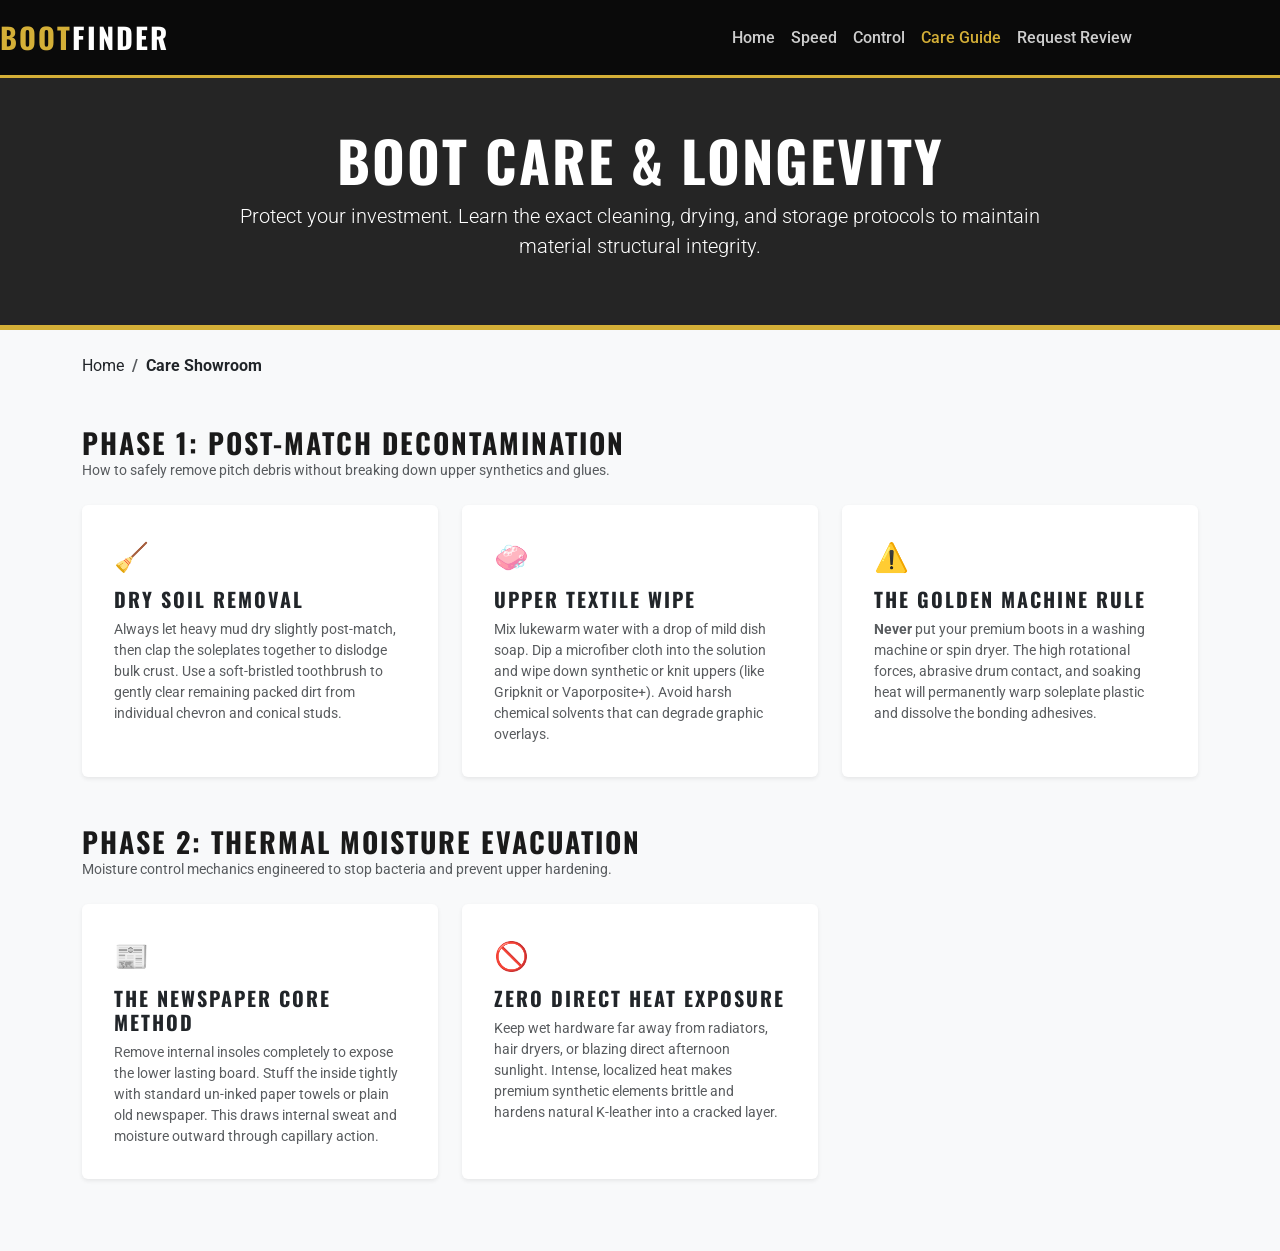
<file: care.html>
<!DOCTYPE html>
<html lang="en">
<head>
    <meta charset="UTF-8">
    <meta name="viewport" content="width=device-width, initial-scale=1.0">
    <meta name="description" content="A comprehensive engineering and maintenance care guide for premium football boots.">
    <title>Care Guide | Boot Finder</title>
    <link href="https://cdn.jsdelivr.net/npm/bootstrap@5.3.0/dist/css/bootstrap.min.css" rel="stylesheet">
    <link href="https://fonts.googleapis.com/css2?family=Oswald:wght@500;700&family=Roboto:wght@300;400;700&display=swap" rel="stylesheet">
    <link rel="stylesheet" href="style.css">
</head>
<body>

    <nav class="navbar navbar-expand-lg navbar-dark sticky-top">
        <ol class="container list-unstyled d-flex justify-content-between align-items-center m-0 p-0 w-100">
            <li><a class="navbar-brand m-0" href="index.html"><span class="brand-accent">BOOT</span>FINDER</a></li>
            <li><button class="navbar-toggler" type="button" data-bs-toggle="collapse" data-bs-target="#navContent"><span class="navbar-toggler-icon"></span></button></li>
            <li class="collapse navbar-collapse text-end" id="navContent">
                <ul class="navbar-nav ms-auto mb-2 mb-lg-0">
                    <li class="nav-item"><a class="nav-link" href="index.html">Home</a></li>
                    <li class="nav-item"><a class="nav-link" href="speed.html">Speed</a></li>
                    <li class="nav-item"><a class="nav-link" href="control.html">Control</a></li>
                    <li class="nav-item"><a class="nav-link active" href="care.html">Care Guide</a></li>
                    <li class="nav-item"><a class="nav-link" href="feedback.html">Request Review</a></li>
                </ul>
            </li>
        </ol>
    </nav>

    <header class="category-header text-center py-5 mb-4">
        <section class="container">
            <h1 class="display-4 fw-bold text-uppercase tracking-wider">Boot Care & Longevity</h1>
            <p class="lead w-75 mx-auto mt-2">Protect your investment. Learn the exact cleaning, drying, and storage protocols to maintain material structural integrity.</p>
        </section>
    </header>

    <nav class="container mb-4" aria-label="breadcrumb">
        <ol class="breadcrumb bg-transparent m-0 p-0">
            <li class="breadcrumb-item"><a href="index.html" class="text-dark text-decoration-none">Home</a></li>
            <li class="breadcrumb-item active fw-bold text-dark" aria-current="page">Care Showroom</li>
        </ol>
    </nav>

    <main class="container py-4">

        <section class="brand-section mb-5">
            <header class="mb-4">
                <h2 class="fw-bold h3 text-uppercase m-0">Phase 1: Post-Match Decontamination</h2>
                <p class="text-muted small">How to safely remove pitch debris without breaking down upper synthetics and glues.</p>
            </header>
            <section class="row g-4">
                <article class="col-md-6 col-lg-4">
                    <div class="card shadow-sm h-100 border-0 p-3">
                        <div class="card-body">
                            <span class="fs-3 mb-2 d-block">🧹</span>
                            <h3 class="h5 fw-bold mb-2">Dry Soil Removal</h3>
                            <p class="text-muted small mb-0">Always let heavy mud dry slightly post-match, then clap the soleplates together to dislodge bulk crust. Use a soft-bristled toothbrush to gently clear remaining packed dirt from individual chevron and conical studs.</p>
                        </div>
                    </div>
                </article>
                <article class="col-md-6 col-lg-4">
                    <div class="card shadow-sm h-100 border-0 p-3">
                        <div class="card-body">
                            <span class="fs-3 mb-2 d-block">🧼</span>
                            <h3 class="h5 fw-bold mb-2">Upper Textile Wipe</h3>
                            <p class="text-muted small mb-0">Mix lukewarm water with a drop of mild dish soap. Dip a microfiber cloth into the solution and wipe down synthetic or knit uppers (like Gripknit or Vaporposite+). Avoid harsh chemical solvents that can degrade graphic overlays.</p>
                        </div>
                    </div>
                </article>
                <article class="col-md-6 col-lg-4">
                    <div class="card shadow-sm h-100 border-0 p-3">
                        <div class="card-body">
                            <span class="fs-3 mb-2 d-block">⚠️</span>
                            <h3 class="h5 fw-bold mb-2">The Golden Machine Rule</h3>
                            <p class="text-muted small mb-0"><strong>Never</strong> put your premium boots in a washing machine or spin dryer. The high rotational forces, abrasive drum contact, and soaking heat will permanently warp soleplate plastic and dissolve the bonding adhesives.</p>
                        </div>
                    </div>
                </article>
            </section>
        </section>

        <section class="brand-section mb-5">
            <header class="mb-4">
                <h2 class="fw-bold h3 text-uppercase m-0">Phase 2: Thermal Moisture Evacuation</h2>
                <p class="text-muted small">Moisture control mechanics engineered to stop bacteria and prevent upper hardening.</p>
            </header>
            <section class="row g-4">
                <article class="col-md-6 col-lg-4">
                    <div class="card shadow-sm h-100 border-0 p-3">
                        <div class="card-body">
                            <span class="fs-3 mb-2 d-block">📰</span>
                            <h3 class="h5 fw-bold mb-2">The Newspaper Core Method</h3>
                            <p class="text-muted small mb-0">Remove internal insoles completely to expose the lower lasting board. Stuff the inside tightly with standard un-inked paper towels or plain old newspaper. This draws internal sweat and moisture outward through capillary action.</p>
                        </div>
                    </div>
                </article>
                <article class="col-md-6 col-lg-4">
                    <div class="card shadow-sm h-100 border-0 p-3">
                        <div class="card-body">
                            <span class="fs-3 mb-2 d-block">🚫</span>
                            <h3 class="h5 fw-bold mb-2">Zero Direct Heat Exposure</h3>
                            <p class="text-muted small mb-0">Keep wet hardware far away from radiators, hair dryers, or blazing direct afternoon sunlight. Intense, localized heat makes premium synthetic elements brittle and hardens natural K-leather into a cracked layer.</p>
                        </div>
                    </div>
                </article
</file>
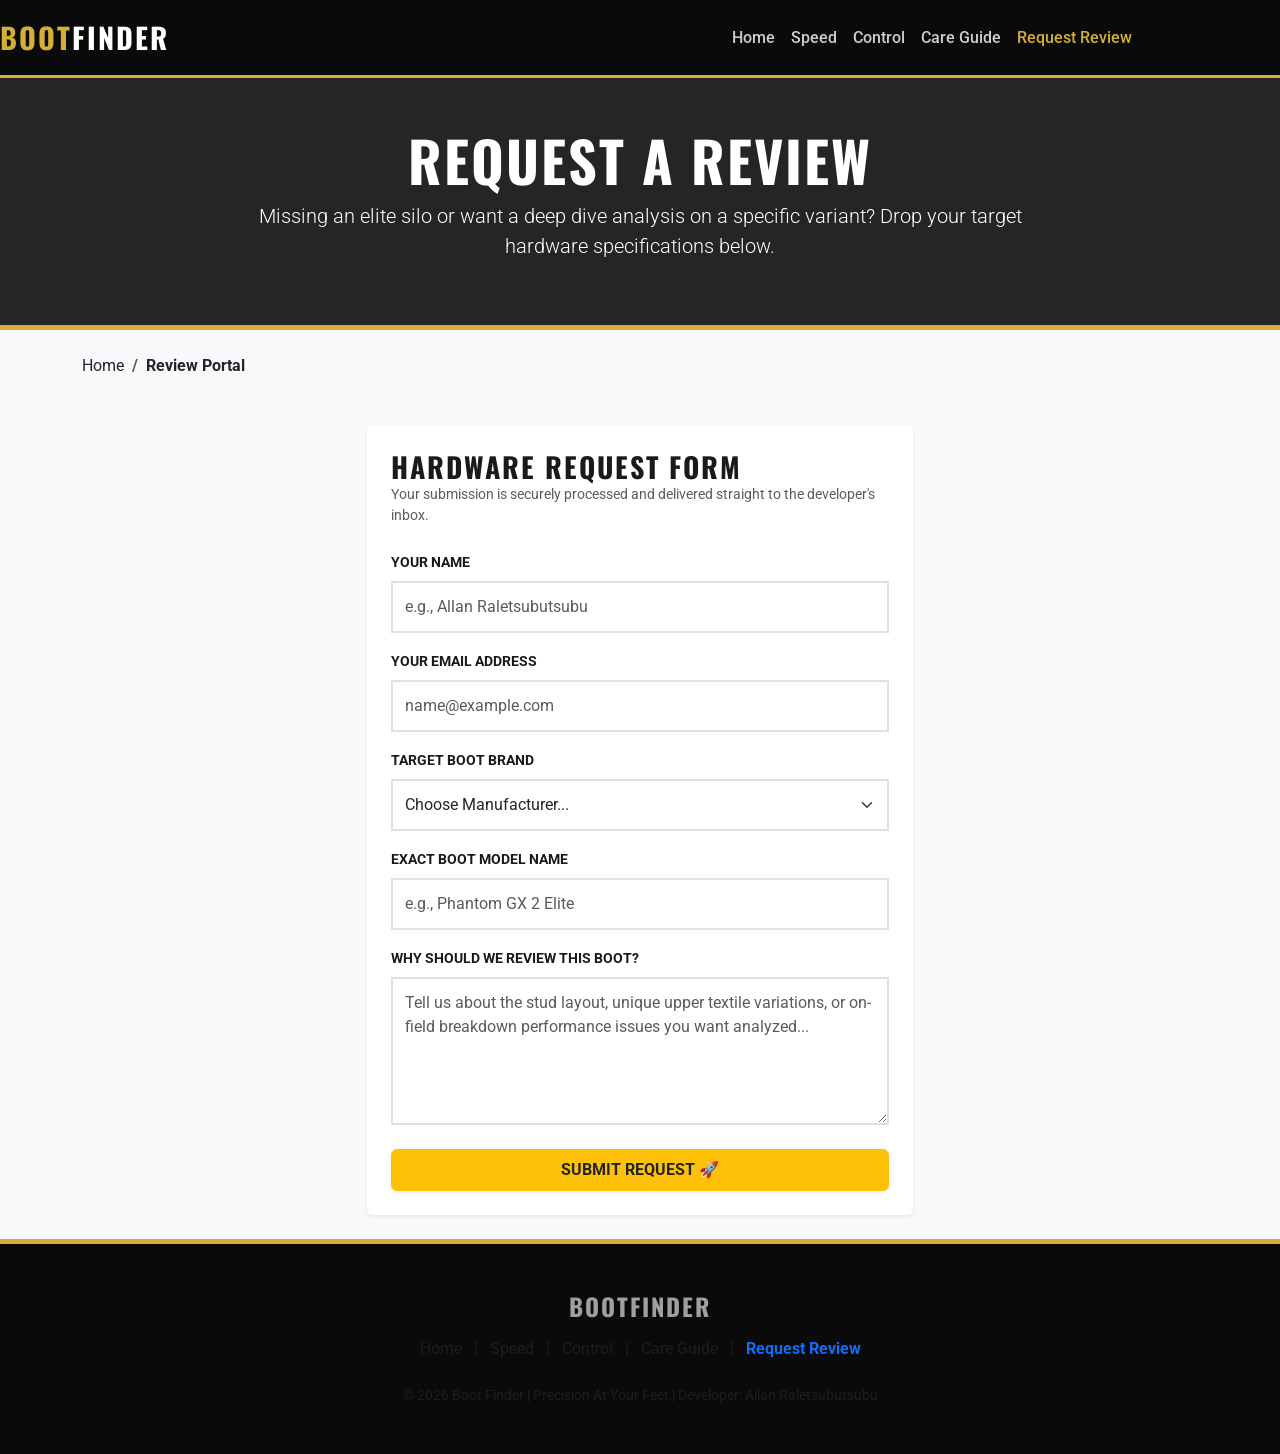
<file: feedback.html>
<!DOCTYPE html>
<html lang="en">
<head>
    <meta charset="UTF-8">
    <meta name="viewport" content="width=device-width, initial-scale=1.0">
    <meta name="description" content="Request a football boot review or submit your hardware performance feedback.">
    <title>Request Review | Boot Finder</title>
    <link href="https://cdn.jsdelivr.net/npm/bootstrap@5.3.0/dist/css/bootstrap.min.css" rel="stylesheet">
    <link href="https://fonts.googleapis.com/css2?family=Oswald:wght@500;700&family=Roboto:wght@300;400;700&display=swap" rel="stylesheet">
    <link rel="stylesheet" href="style.css">
</head>
<body>

    <nav class="navbar navbar-expand-lg navbar-dark sticky-top">
        <ol class="container list-unstyled d-flex justify-content-between align-items-center m-0 p-0 w-100">
            <li><a class="navbar-brand m-0" href="index.html"><span class="brand-accent">BOOT</span>FINDER</a></li>
            <li><button class="navbar-toggler" type="button" data-bs-toggle="collapse" data-bs-target="#navContent"><span class="navbar-toggler-icon"></span></button></li>
            <li class="collapse navbar-collapse text-end" id="navContent">
                <ul class="navbar-nav ms-auto mb-2 mb-lg-0">
                    <li class="nav-item"><a class="nav-link" href="index.html">Home</a></li>
                    <li class="nav-item"><a class="nav-link" href="speed.html">Speed</a></li>
                    <li class="nav-item"><a class="nav-link" href="control.html">Control</a></li>
                    <li class="nav-item"><a class="nav-link" href="care.html">Care Guide</a></li>
                    <li class="nav-item"><a class="nav-link active" href="feedback.html">Request Review</a></li>
                </ul>
            </li>
        </ol>
    </nav>

    <header class="category-header text-center py-5 mb-4">
        <section class="container">
            <h1 class="display-4 fw-bold text-uppercase tracking-wider">Request A Review</h1>
            <p class="lead w-75 mx-auto mt-2">Missing an elite silo or want a deep dive analysis on a specific variant? Drop your target hardware specifications below.</p>
        </section>
    </header>

    <nav class="container mb-4" aria-label="breadcrumb">
        <ol class="breadcrumb bg-transparent m-0 p-0">
            <li class="breadcrumb-item"><a href="index.html" class="text-dark text-decoration-none">Home</a></li>
            <li class="breadcrumb-item active fw-bold text-dark" aria-current="page">Review Portal</li>
        </ol>
    </nav>

    <main class="container py-4">
        <section class="row justify-content-center">
            <article class="col-md-8 col-lg-6">
                
                <div class="brand-section bg-white p-4 shadow-sm rounded">
                    <header class="mb-4">
                        <h2 class="fw-bold h3 text-uppercase m-0">Hardware Request Form</h2>
                        <p class="text-muted small">Your submission is securely processed and delivered straight to the developer's inbox.</p>
                    </header>

                    <form action="https://api.web3forms.com/submit" method="POST">
                        
                        <input type="hidden" name="access_key" value="0f9a5516-9c4a-4641-a431-564ebc85e12d">
                        
                        <input type="hidden" name="subject" value="New Boot Review Request!">
                        
                        <input type="checkbox" name="botcheck" class="d-none">

                        <div class="mb-3">
                            <label for="userName" class="form-label fw-bold text-uppercase small">Your Name</label>
                            <input type="text" name="Tester Name" class="form-control" id="userName" placeholder="e.g., Allan Raletsubutsubu" required>
                        </div>

                        <div class="mb-3">
                            <label for="userEmail" class="form-label fw-bold text-uppercase small">Your Email Address</label>
                            <input type="email" name="Tester Email" class="form-control" id="userEmail" placeholder="name@example.com" required>
                        </div>

                        <div class="mb-3">
                            <label for="bootBrand" class="form-label fw-bold text-uppercase small">Target Boot Brand</label>
                            <select name="Requested Brand" class="form-select" id="bootBrand" required>
                                <option value="" selected disabled>Choose Manufacturer...</option>
                                <option value="Nike">Nike Soccer</option>
                                <option value="Adidas">Adidas Football</option>
                                <option value="Puma">Puma Performance</option>
                                <option value="Other">Other / Independent Brand</option>
                            </select>
                        </div>

                        <div class="mb-3">
                            <label for="bootModel" class="form-label fw-bold text-uppercase small">Exact Boot Model Name</label>
                            <input type="text" name="Specific Model" class="form-control" id="bootModel" placeholder="e.g., Phantom GX 2 Elite" required>
                        </div>

                        <div class="mb-4">
                            <label for="feedbackNotes" class="form-label fw-bold text-uppercase small">Why should we review this boot?</label>
                            <textarea name="Testing Motivation Notes" class="form-control" id="feedbackNotes" rows="5" placeholder="Tell us about the stud layout, unique upper textile variations, or on-field breakdown performance issues you want analyzed..." required></textarea>
                        </div>

                        <div class="d-grid">
                            <button type="submit" class="btn btn-warning text-dark fw-bold text-uppercase py-2 shadow-sm">
                                Submit Request 🚀
                            </button>
                        </div>

                    </form>
                </div>

            </article>
        </section>
    </main>

    <footer class="py-5 text-center mt-auto">
        <section class="container">
            <h4 class="mb-3 fw-bold tracking-wider text-uppercase">BOOTFINDER</h4>
            <ul class="list-inline mb-4">
                <li class="list-inline-item"><a href="index.html" class="text-muted text-decoration-none hover-gold">Home</a></li>
                <li class="list-inline-item text-muted">|</li>
                <li class="list-inline-item"><a href="speed.html" class="text-muted text-decoration-none hover-gold">Speed</a></li>
                <li class="list-inline-item text-muted">|</li>
                <li class="list-inline-item"><a href="control.html" class="text-muted text-decoration-none hover-gold">Control</a></li>
                <li class="list-inline-item text-muted">|</li>
                <li class="list-inline-item"><a href="care.html" class="text-muted text-decoration-none hover-gold">Care Guide</a></li>
                <li class="list-inline-item text-muted">|</li>
                <li class="list-inline-item"><a href="feedback.html" class="text-decoration-none fw-bold">Request Review</a></li>
            </ul>
            <p class="small text-muted mb-0">&copy; 2026 Boot Finder | Precision At Your Feet | Developer: Allan Raletsubutsubu</p>
        </section>
    </footer>

    <script src="https://cdn.jsdelivr.net/npm/bootstrap@5.3.0/dist/js/bootstrap.bundle.min.js"></script>
    <script src="app.js"></script>
</body>
</html>
</file>
<file: style.css>
/* --- BRAND CONFIGURATION MATRIX --- */
:root {
    --gold: #d4af37;
    --pitch: #0a0a0a;
    --clay: #f8f9fa;
    --coal: #1a1a1a;
    --muted-gray: #a0a0a0;
    --transition: all 0.3s cubic-bezier(0.25, 0.8, 0.25, 1);
}

/* --- THEME OVERRIDES --- */
body {
    font-family: 'Roboto', sans-serif;
    background-color: var(--clay);
    color: var(--coal);
}

h1, h2, h3, h4, h5, .navbar-brand {
    font-family: 'Oswald', sans-serif;
    text-transform: uppercase;
    letter-spacing: 2px;
}

/* --- NAVIGATION EXTENSIONS --- */
.navbar {
    background-color: var(--pitch);
    border-bottom: 3px solid var(--gold);
    padding: 1rem 0;
}

.navbar-brand {
    font-size: 1.8rem;
    font-weight: 700;
    color: white !important;
}

.brand-accent {
    color: var(--gold);
}

.nav-link {
    color: rgba(255, 255, 255, 0.8) !important;
    transition: var(--transition);
    font-weight: 500;
}

.nav-link:hover, .nav-link.active {
    color: var(--gold) !important;
}

/* --- HERO BANNER LAYOUTS --- */
.category-header {
    background: linear-gradient(rgba(0, 0, 0, 0.85), rgba(0, 0, 0, 0.85)), 
                url('https://images.unsplash.com/photo-1543326727-cf6c39e8f84c?auto=format&fit=crop&w=1920&q=80');
    background-size: cover;
    background-position: center;
    padding: 90px 0;
    color: white;
    border-bottom: 5px solid var(--gold);
}

/* --- SEMANTIC CARD ENHANCEMENTS --- */
.brand-card {
    background: white;
    border: 1px solid rgba(0,0,0,0.125) !important;
    border-radius: 0 !important;
    transition: var(--transition);
    border-bottom: 4px solid transparent !important;
}

.brand-card:hover {
    transform: translateY(-8px);
    box-shadow: 0 1rem 3rem rgba(0,0,0,0.175) !important;
    border-bottom: 4px solid var(--gold) !important;
}

.brand-img {
    height: 230px;
    object-fit: cover;
    width: 100%;
    border-radius: 0 !important;
}

.btn-view {
    background-color: var(--pitch);
    color: white;
    border: none;
    border-radius: 0;
    font-weight: 700;
    padding: 12px;
    letter-spacing: 1px;
    transition: var(--transition);
}

.btn-view:hover {
    background-color: var(--gold);
    color: var(--pitch);
}

/* --- MODAL SPECIFICATION DESIGN --- */
.modal-content {
    border-radius: 0 !important;
    border: 3px solid var(--gold) !important;
    background-color: white;
}

.modal-header {
    background-color: var(--pitch);
    color: white;
    border-bottom: none;
    border-radius: 0 !important;
}

.boot-item {
    border-bottom: 2px dashed #dee2e6;
    padding-bottom: 1.5rem;
    margin-bottom: 1.5rem;
}

.boot-item:last-child {
    border-bottom: none;
    margin-bottom: 0;
    padding-bottom: 0;
}

.gallery-img {
    width: 100%;
    height: auto;
    max-height: 350px;
    object-fit: cover;
    border: 1px solid #dee2e6;
    margin-bottom: 1.25rem;
}

.spec-badge {
    background: #e9ecef;
    color: var(--pitch);
    font-size: 0.8rem;
    padding: 6px 12px;
    border-left: 3px solid var(--gold);
    margin-right: 8px;
    display: inline-block;
    font-weight: 700;
}

/* --- FORMS AND METRICS --- */
.form-control, .form-select {
    border-radius: 0 !important;
    border: 2px solid #dee2e6;
    padding: 12px;
}

.form-control:focus, .form-select:focus {
    border-color: var(--gold);
    box-shadow: 0 0 0 0.25rem rgba(212, 175, 55, 0.25);
}

/* --- POETRY BOX --- */
.poetry-widget {
    background-color: var(--pitch);
    border-left: 5px solid var(--gold);
}

.poetry-text {
    font-style: italic;
    color: #e0e0e0;
    white-space: pre-line;
    line-height: 1.8;
}

/* --- FIXED FOOTER SYSTEM --- */
footer {
    background: var(--pitch);
    color: var(--muted-gray);
    border-top: 5px solid var(--gold);
}
</file>
